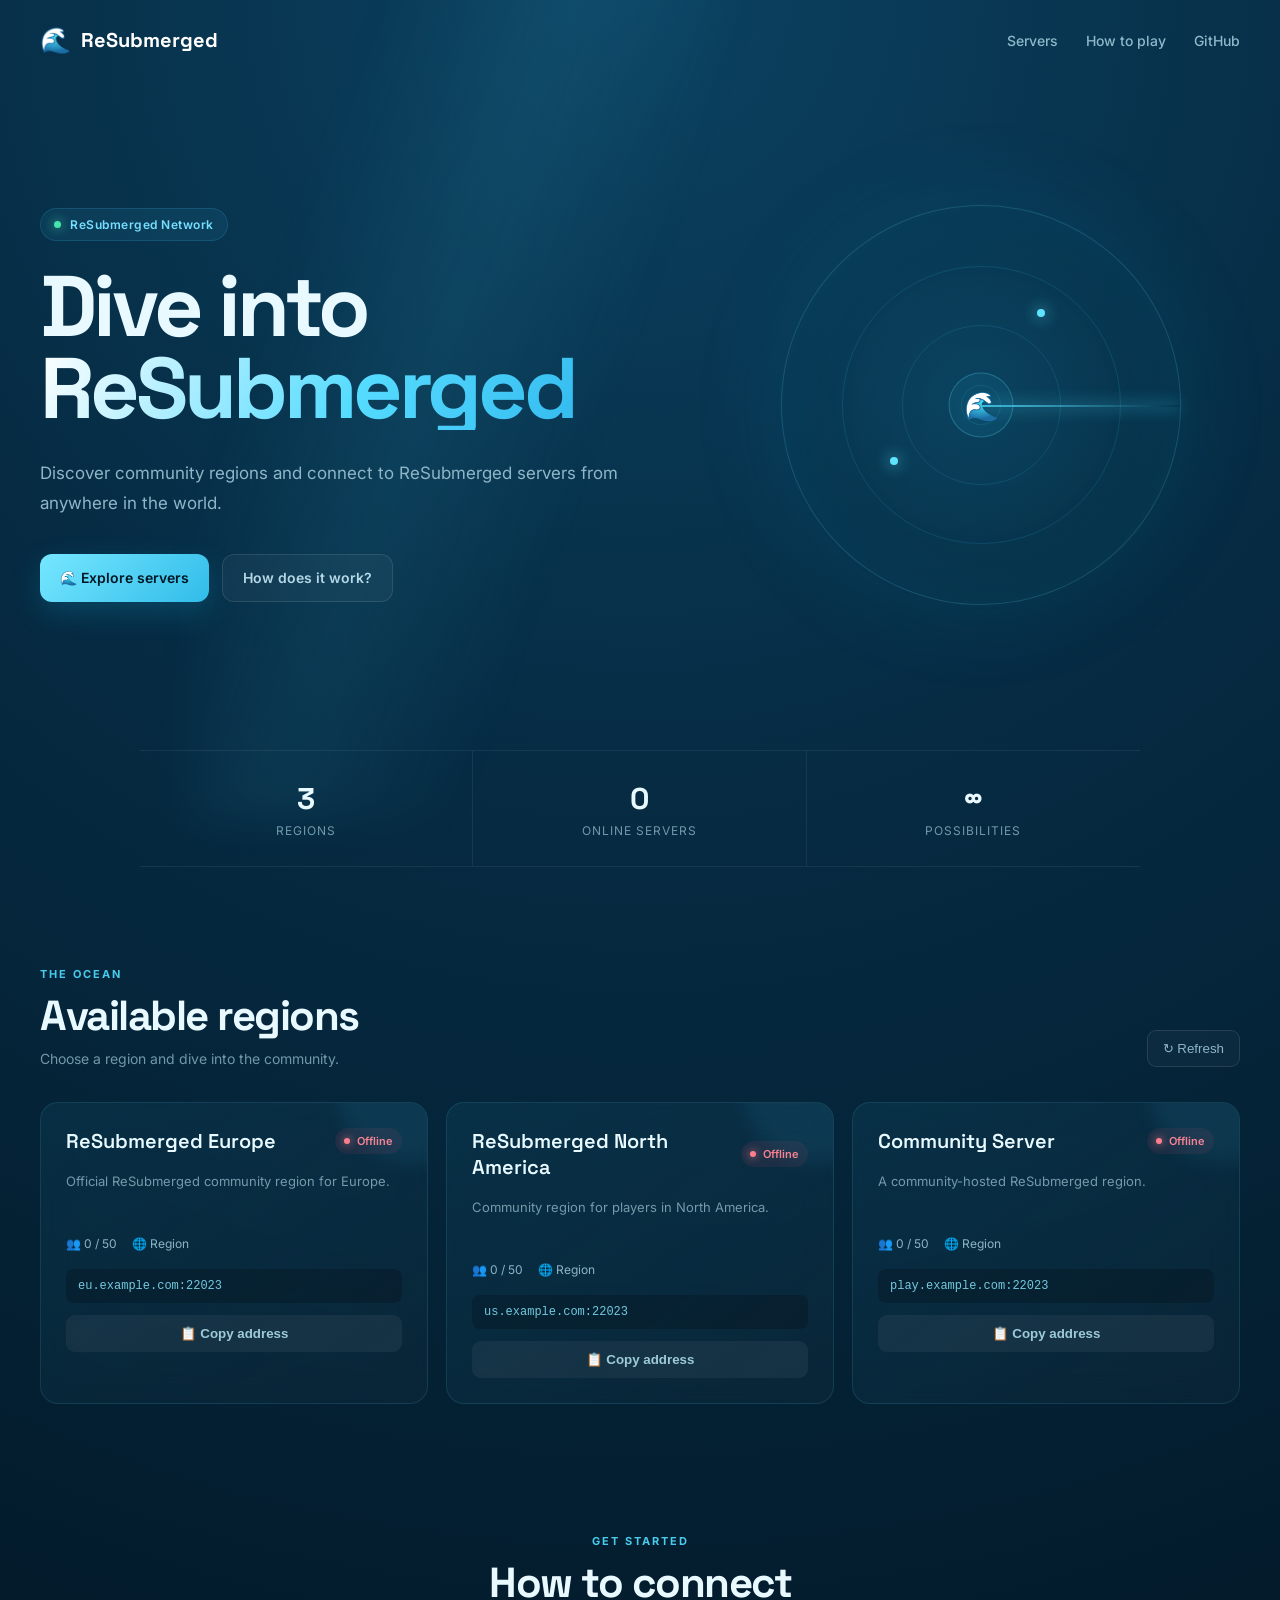
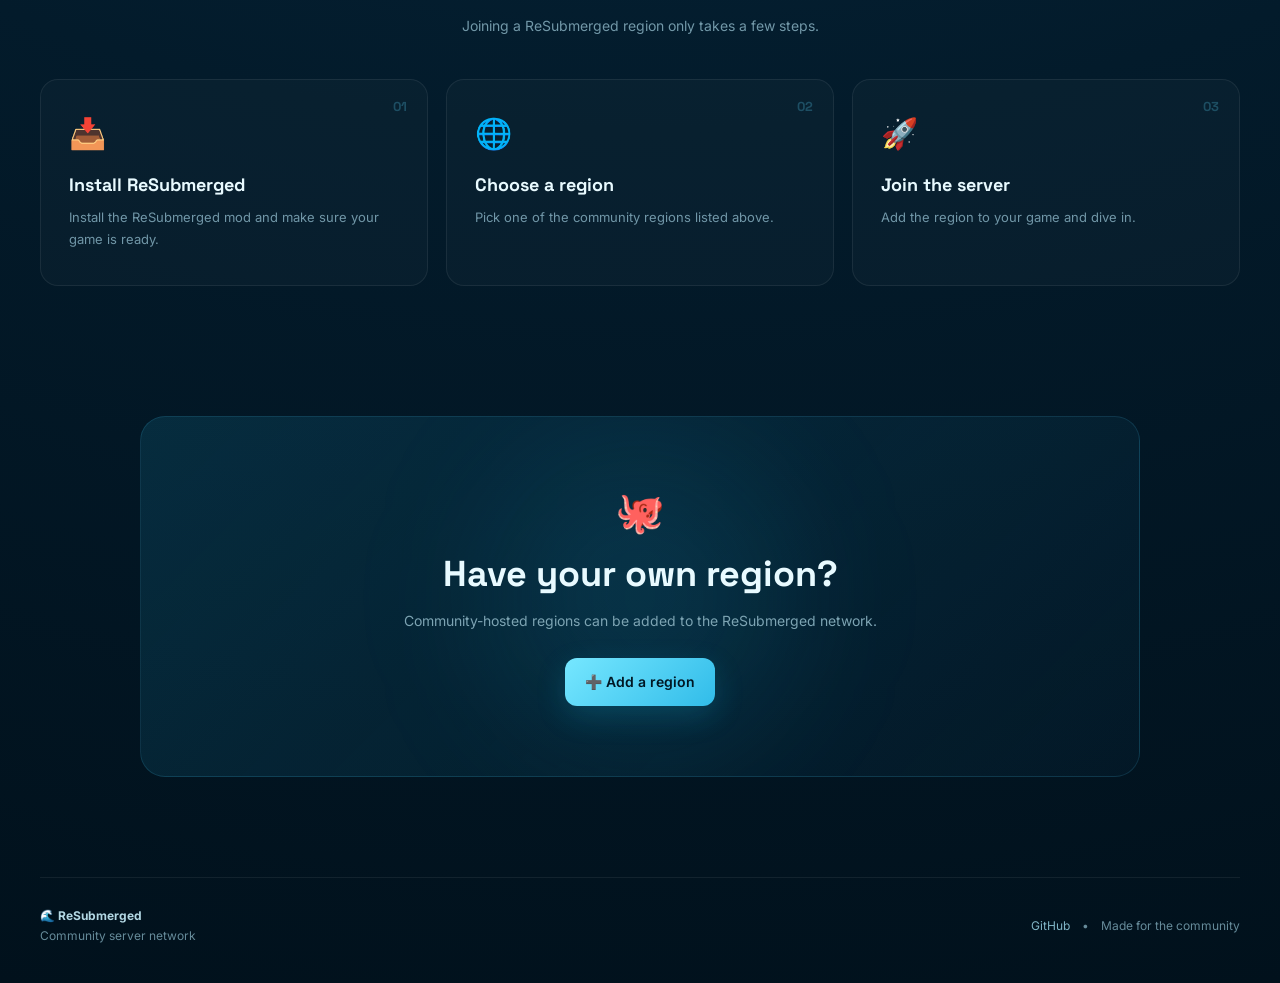
<file: index.html>
<!DOCTYPE html>
<html lang="en">
<head>
    <meta charset="UTF-8">
    <meta name="viewport" content="width=device-width, initial-scale=1.0">

    <meta name="theme-color" content="#031b2b">
    <meta name="description" content="ReSubmerged Servers - Discover and connect to ReSubmerged regions.">

    <title>ReSubmerged Servers</title>

    <link rel="stylesheet" href="style.css">
</head>

<body>

    <!-- Animated underwater background -->
    <div class="ocean">
        <div class="bubble bubble-1"></div>
        <div class="bubble bubble-2"></div>
        <div class="bubble bubble-3"></div>
        <div class="bubble bubble-4"></div>
        <div class="bubble bubble-5"></div>
        <div class="bubble bubble-6"></div>
        <div class="bubble bubble-7"></div>
        <div class="bubble bubble-8"></div>
    </div>

    <div class="light-rays"></div>

    <!-- Navigation -->
    <header class="navbar">
        <a class="brand" href="#">
            <span class="brand-icon">🌊</span>
            <span>ReSubmerged</span>
        </a>

        <nav>
            <a href="#servers">Servers</a>
            <a href="#how">How to play</a>
            <a href="https://github.com/Isax820/ReSubmerged-Servers"
               target="_blank"
               rel="noopener">
                GitHub
            </a>
        </nav>
    </header>

    <!-- Hero -->
    <main>

        <section class="hero">

            <div class="hero-content">

                <div class="eyebrow">
                    <span class="pulse"></span>
                    ReSubmerged Network
                </div>

                <h1>
                    Dive into
                    <span>ReSubmerged</span>
                </h1>

                <p>
                    Discover community regions and connect to
                    ReSubmerged servers from anywhere in the world.
                </p>

                <div class="hero-buttons">
                    <a href="#servers" class="button primary">
                        🌊 Explore servers
                    </a>

                    <a href="#how" class="button secondary">
                        How does it work?
                    </a>
                </div>

            </div>

            <div class="hero-art">

                <div class="sonar">
                    <div class="sonar-ring ring-1"></div>
                    <div class="sonar-ring ring-2"></div>
                    <div class="sonar-ring ring-3"></div>

                    <div class="sonar-sweep"></div>

                    <div class="sonar-dot dot-1"></div>
                    <div class="sonar-dot dot-2"></div>

                    <div class="sonar-center">
                        🌊
                    </div>
                </div>

            </div>

        </section>


        <!-- Stats -->
        <section class="stats">

            <div class="stat">
                <strong id="region-count">0</strong>
                <span>Regions</span>
            </div>

            <div class="stat">
                <strong id="online-count">0</strong>
                <span>Online servers</span>
            </div>

            <div class="stat">
                <strong>∞</strong>
                <span>Possibilities</span>
            </div>

        </section>


        <!-- Servers -->
        <section class="section" id="servers">

            <div class="section-heading">

                <div>
                    <div class="section-label">THE OCEAN</div>

                    <h2>Available regions</h2>

                    <p>
                        Choose a region and dive into the community.
                    </p>
                </div>

                <button class="refresh-button" id="refresh">
                    ↻ Refresh
                </button>

            </div>

            <div class="server-grid" id="server-grid">
                <!-- Generated by JavaScript -->
            </div>

        </section>


        <!-- How to play -->
        <section class="section how-section" id="how">

            <div class="section-heading centered">

                <div class="section-label">GET STARTED</div>

                <h2>How to connect</h2>

                <p>
                    Joining a ReSubmerged region only takes a few steps.
                </p>

            </div>


            <div class="steps">

                <article class="step">

                    <div class="step-number">01</div>

                    <div class="step-icon">📥</div>

                    <h3>Install ReSubmerged</h3>

                    <p>
                        Install the ReSubmerged mod and make sure
                        your game is ready.
                    </p>

                </article>


                <article class="step">

                    <div class="step-number">02</div>

                    <div class="step-icon">🌐</div>

                    <h3>Choose a region</h3>

                    <p>
                        Pick one of the community regions listed
                        above.
                    </p>

                </article>


                <article class="step">

                    <div class="step-number">03</div>

                    <div class="step-icon">🚀</div>

                    <h3>Join the server</h3>

                    <p>
                        Add the region to your game and dive in.
                    </p>

                </article>

            </div>

        </section>


        <!-- CTA -->
        <section class="cta">

            <div class="cta-glow"></div>

            <div class="cta-content">

                <span class="cta-icon">🐙</span>

                <h2>Have your own region?</h2>

                <p>
                    Community-hosted regions can be added to the
                    ReSubmerged network.
                </p>

                <a
                    href="https://github.com/Isax820/ReSubmerged-Servers/issues/new"
                    target="_blank"
                    rel="noopener"
                    class="button primary"
                >
                    ➕ Add a region
                </a>

            </div>

        </section>

    </main>


    <!-- Footer -->
    <footer>

        <div>
            <strong>🌊 ReSubmerged</strong>
            <span>Community server network</span>
        </div>

        <div class="footer-links">
            <a
                href="https://github.com/Isax820/ReSubmerged-Servers"
                target="_blank"
                rel="noopener"
            >
                GitHub
            </a>

            <span>•</span>

            <span>Made for the community</span>
        </div>

    </footer>


    <script src="script.js"></script>

</body>
</html>
</file>
<file: style.css>
@import url('https://fonts.googleapis.com/css2?family=Inter:wght@400;500;600;700;800&family=Space+Grotesk:wght@400;500;600;700&display=swap');


/* ========================================
   RESET
======================================== */

* {
    margin: 0;
    padding: 0;
    box-sizing: border-box;
}

html {
    scroll-behavior: smooth;
}

body {
    min-height: 100vh;

    font-family: "Inter", sans-serif;

    color: #e8faff;

    background:
        radial-gradient(
            circle at 50% 0%,
            #0b4261 0%,
            #062b43 30%,
            #031b2b 65%,
            #01111c 100%
        );

    overflow-x: hidden;
}


/* ========================================
   UNDERWATER BACKGROUND
======================================== */

.ocean {
    position: fixed;
    inset: 0;

    pointer-events: none;

    overflow: hidden;

    z-index: -3;
}

.light-rays {
    position: fixed;

    top: -20%;
    left: 50%;

    width: 900px;
    height: 1000px;

    transform: translateX(-50%);

    background:
        linear-gradient(
            110deg,
            transparent 20%,
            rgba(76, 220, 255, 0.08) 35%,
            transparent 50%
        );

    filter: blur(20px);

    animation: rays 8s ease-in-out infinite alternate;

    pointer-events: none;

    z-index: -2;
}

@keyframes rays {
    from {
        transform: translateX(-55%) rotate(-3deg);
        opacity: .5;
    }

    to {
        transform: translateX(-45%) rotate(3deg);
        opacity: 1;
    }
}


/* ========================================
   BUBBLES
======================================== */

.bubble {
    position: absolute;

    bottom: -100px;

    border-radius: 50%;

    border: 1px solid rgba(150, 235, 255, .25);

    background:
        radial-gradient(
            circle at 30% 30%,
            rgba(255,255,255,.25),
            rgba(255,255,255,.02)
        );

    box-shadow:
        inset 0 0 10px rgba(255,255,255,.08),
        0 0 15px rgba(0,190,255,.08);

    animation: bubble-rise linear infinite;
}

.bubble-1 {
    left: 8%;
    width: 12px;
    height: 12px;
    animation-duration: 14s;
}

.bubble-2 {
    left: 18%;
    width: 7px;
    height: 7px;
    animation-duration: 10s;
    animation-delay: 2s;
}

.bubble-3 {
    left: 35%;
    width: 18px;
    height: 18px;
    animation-duration: 17s;
    animation-delay: 5s;
}

.bubble-4 {
    left: 51%;
    width: 8px;
    height: 8px;
    animation-duration: 12s;
    animation-delay: 1s;
}

.bubble-5 {
    left: 66%;
    width: 15px;
    height: 15px;
    animation-duration: 15s;
    animation-delay: 4s;
}

.bubble-6 {
    left: 75%;
    width: 6px;
    height: 6px;
    animation-duration: 9s;
    animation-delay: 3s;
}

.bubble-7 {
    left: 87%;
    width: 20px;
    height: 20px;
    animation-duration: 19s;
    animation-delay: 6s;
}

.bubble-8 {
    left: 95%;
    width: 9px;
    height: 9px;
    animation-duration: 11s;
}

@keyframes bubble-rise {

    0% {
        transform:
            translateY(0)
            translateX(0);
        opacity: 0;
    }

    10% {
        opacity: .8;
    }

    50% {
        transform:
            translateY(-50vh)
            translateX(25px);
    }

    100% {
        transform:
            translateY(-115vh)
            translateX(-30px);
        opacity: 0;
    }
}


/* ========================================
   NAVBAR
======================================== */

.navbar {

    width: min(1200px, calc(100% - 40px));

    margin: auto;

    height: 80px;

    display: flex;
    align-items: center;
    justify-content: space-between;
}

.brand {

    display: flex;
    align-items: center;
    gap: 10px;

    color: white;

    font-family: "Space Grotesk", sans-serif;
    font-size: 20px;
    font-weight: 700;

    text-decoration: none;
}

.brand-icon {
    font-size: 25px;
}

.navbar nav {

    display: flex;
    gap: 28px;
}

.navbar nav a {

    color: #8fb9ca;

    text-decoration: none;

    font-size: 14px;
    font-weight: 500;

    transition: .2s;
}

.navbar nav a:hover {
    color: white;
}


/* ========================================
   HERO
======================================== */

.hero {

    width: min(1200px, calc(100% - 40px));

    min-height: 650px;

    margin: auto;

    display: grid;

    grid-template-columns: 1.1fr .9fr;

    align-items: center;

    gap: 50px;
}

.eyebrow {

    display: inline-flex;

    align-items: center;

    gap: 9px;

    padding: 8px 13px;

    border-radius: 30px;

    background: rgba(70, 205, 255, .08);

    border: 1px solid rgba(70, 205, 255, .15);

    color: #76dfff;

    font-size: 12px;

    font-weight: 600;

    letter-spacing: .5px;
}

.pulse {

    width: 7px;
    height: 7px;

    border-radius: 50%;

    background: #45e6ad;

    box-shadow: 0 0 12px #45e6ad;

    animation: pulse 2s infinite;
}

@keyframes pulse {

    0%, 100% {
        opacity: 1;
        transform: scale(1);
    }

    50% {
        opacity: .4;
        transform: scale(.7);
    }
}

.hero h1 {

    margin-top: 25px;

    max-width: 650px;

    font-family: "Space Grotesk", sans-serif;

    font-size: clamp(50px, 7vw, 86px);

    line-height: .95;

    letter-spacing: -4px;
}

.hero h1 span {

    display: block;

    background:
        linear-gradient(
            120deg,
            #ffffff,
            #56dcff,
            #27aee9
        );

    -webkit-background-clip: text;
    background-clip: text;

    color: transparent;
}

.hero p {

    max-width: 580px;

    margin-top: 28px;

    color: #8eb6c8;

    font-size: 17px;

    line-height: 1.8;
}

.hero-buttons {

    display: flex;

    gap: 13px;

    margin-top: 35px;
}


/* ========================================
   BUTTONS
======================================== */

.button {

    display: inline-flex;

    align-items: center;
    justify-content: center;

    min-height: 48px;

    padding: 0 20px;

    border-radius: 12px;

    font-size: 14px;

    font-weight: 600;

    text-decoration: none;

    transition:
        transform .2s,
        box-shadow .2s,
        background .2s;
}

.button:hover {

    transform: translateY(-2px);
}

.button.primary {

    color: #001724;

    background:
        linear-gradient(
            135deg,
            #76e7ff,
            #31bce9
        );

    box-shadow:
        0 10px 30px rgba(22, 180, 230, .2);
}

.button.primary:hover {

    box-shadow:
        0 15px 40px rgba(22, 180, 230, .35);
}

.button.secondary {

    color: #b5d8e6;

    background: rgba(255,255,255,.04);

    border: 1px solid rgba(255,255,255,.1);
}


/* ========================================
   SONAR
======================================== */

.hero-art {

    display: flex;

    justify-content: center;
}

.sonar {

    position: relative;

    width: min(400px, 80vw);
    aspect-ratio: 1;

    border-radius: 50%;

    background:
        radial-gradient(
            circle,
            rgba(32, 170, 210, .14),
            rgba(2, 35, 53, .3)
        );

    border:
        1px solid rgba(90,220,255,.2);

    box-shadow:
        0 0 100px rgba(20,180,230,.1),
        inset 0 0 80px rgba(20,180,230,.08);
}

.sonar-ring {

    position: absolute;

    inset: 15%;

    border:
        1px solid rgba(70,220,255,.12);

    border-radius: 50%;
}

.ring-2 {
    inset: 30%;
}

.ring-3 {
    inset: 45%;
}

.sonar-sweep {

    position: absolute;

    top: 50%;
    left: 50%;

    width: 50%;
    height: 2px;

    transform-origin: left center;

    background:
        linear-gradient(
            90deg,
            rgba(83,225,255,.8),
            transparent
        );

    box-shadow: 0 0 15px #54ddff;

    animation: sweep 4s linear infinite;
}

@keyframes sweep {

    from {
        transform: rotate(0deg);
    }

    to {
        transform: rotate(360deg);
    }
}

.sonar-center {

    position: absolute;

    top: 50%;
    left: 50%;

    transform: translate(-50%, -50%);

    width: 65px;
    height: 65px;

    display: flex;
    align-items: center;
    justify-content: center;

    border-radius: 50%;

    background: rgba(30,150,190,.12);

    border: 1px solid rgba(100,230,255,.25);

    font-size: 28px;
}

.sonar-dot {

    position: absolute;

    width: 8px;
    height: 8px;

    border-radius: 50%;

    background: #5fe4ff;

    box-shadow: 0 0 15px #5fe4ff;
}

.dot-1 {
    top: 26%;
    left: 64%;
}

.dot-2 {
    top: 63%;
    left: 27%;
}


/* ========================================
   STATS
======================================== */

.stats {

    width: min(1000px, calc(100% - 40px));

    margin: 20px auto 100px;

    display: grid;

    grid-template-columns: repeat(3, 1fr);

    border-top: 1px solid rgba(255,255,255,.07);
    border-bottom: 1px solid rgba(255,255,255,.07);
}

.stat {

    padding: 28px;

    text-align: center;

    border-right: 1px solid rgba(255,255,255,.07);
}

.stat:last-child {
    border-right: none;
}

.stat strong {

    display: block;

    font-family: "Space Grotesk", sans-serif;

    font-size: 30px;
}

.stat span {

    display: block;

    margin-top: 5px;

    color: #7099aa;

    font-size: 12px;

    text-transform: uppercase;

    letter-spacing: 1px;
}


/* ========================================
   SECTIONS
======================================== */

.section {

    width: min(1200px, calc(100% - 40px));

    margin: 0 auto 130px;
}

.section-heading {

    display: flex;

    justify-content: space-between;
    align-items: end;

    margin-bottom: 35px;
}

.section-label {

    color: #49cbed;

    font-size: 11px;

    font-weight: 700;

    letter-spacing: 2px;
}

.section h2 {

    margin-top: 8px;

    font-family: "Space Grotesk", sans-serif;

    font-size: 42px;

    letter-spacing: -1.5px;
}

.section-heading p {

    margin-top: 8px;

    color: #7298a8;

    font-size: 14px;
}

.centered {

    text-align: center;

    display: block;
}


/* ========================================
   SERVER CARDS
======================================== */

.server-grid {

    display: grid;

    grid-template-columns:
        repeat(auto-fit, minmax(280px, 1fr));

    gap: 18px;
}

.server-card {

    position: relative;

    padding: 25px;

    overflow: hidden;

    border-radius: 18px;

    background:
        linear-gradient(
            145deg,
            rgba(22,100,130,.18),
            rgba(255,255,255,.025)
        );

    border:
        1px solid rgba(110,220,255,.12);

    backdrop-filter: blur(15px);

    transition:
        transform .25s,
        border-color .25s,
        box-shadow .25s;
}

.server-card:hover {

    transform: translateY(-5px);

    border-color:
        rgba(100,220,255,.3);

    box-shadow:
        0 20px 50px rgba(0,0,0,.25);
}

.server-card::after {

    content: "";

    position: absolute;

    width: 150px;
    height: 150px;

    top: -90px;
    right: -60px;

    border-radius: 50%;

    background: rgba(65,205,255,.08);

    filter: blur(10px);
}

.server-top {

    display: flex;

    justify-content: space-between;

    align-items: center;
}

.server-name {

    font-family: "Space Grotesk", sans-serif;

    font-size: 20px;

    font-weight: 600;
}

.status {

    display: inline-flex;

    align-items: center;

    gap: 7px;

    padding: 6px 9px;

    border-radius: 20px;

    background: rgba(40,210,150,.08);

    color: #5de3af;

    font-size: 11px;

    font-weight: 600;
}

.status-dot {

    width: 6px;
    height: 6px;

    border-radius: 50%;

    background: currentColor;

    box-shadow: 0 0 8px currentColor;
}

.status.offline {

    color: #ff7f8d;

    background: rgba(255,80,100,.08);
}

.server-description {

    min-height: 45px;

    margin-top: 17px;

    color: #759aaa;

    font-size: 13px;

    line-height: 1.6;
}

.server-info {

    display: flex;

    gap: 15px;

    margin-top: 20px;

    color: #8db5c4;

    font-size: 12px;
}

.server-address {

    margin-top: 18px;

    padding: 10px 12px;

    border-radius: 8px;

    background: rgba(0,0,0,.2);

    color: #74c9df;

    font-family: monospace;

    font-size: 12px;

    overflow: hidden;

    text-overflow: ellipsis;
}

.copy-button {

    width: 100%;

    margin-top: 12px;

    padding: 11px;

    border: 0;

    border-radius: 9px;

    color: #9ecbd9;

    background: rgba(255,255,255,.05);

    cursor: pointer;

    font-weight: 600;

    transition: .2s;
}

.copy-button:hover {

    color: white;

    background: rgba(80,210,245,.1);
}


/* ========================================
   REFRESH
======================================== */

.refresh-button {

    padding: 10px 15px;

    border-radius: 9px;

    border:
        1px solid rgba(255,255,255,.1);

    background: rgba(255,255,255,.03);

    color: #8eb6c6;

    cursor: pointer;

    transition: .2s;
}

.refresh-button:hover {

    color: white;

    border-color: rgba(80,210,245,.3);
}


/* ========================================
   STEPS
======================================== */

.steps {

    display: grid;

    grid-template-columns:
        repeat(3, 1fr);

    gap: 18px;

    margin-top: 45px;
}

.step {

    position: relative;

    padding: 35px 28px;

    border-radius: 18px;

    background: rgba(255,255,255,.025);

    border: 1px solid rgba(255,255,255,.07);
}

.step-number {

    position: absolute;

    top: 18px;
    right: 20px;

    color: rgba(90,220,255,.25);

    font-family: "Space Grotesk", sans-serif;

    font-size: 13px;

    font-weight: 700;
}

.step-icon {

    font-size: 30px;

    margin-bottom: 22px;
}

.step h3 {

    font-family: "Space Grotesk", sans-serif;

    font-size: 18px;
}

.step p {

    margin-top: 10px;

    color: #7197a8;

    font-size: 13px;

    line-height: 1.7;
}


/* ========================================
   CTA
======================================== */

.cta {

    width: min(1000px, calc(100% - 40px));

    margin: 0 auto 100px;

    position: relative;

    overflow: hidden;

    border-radius: 25px;

    background:
        linear-gradient(
            135deg,
            rgba(24,130,165,.2),
            rgba(30,80,120,.08)
        );

    border:
        1px solid rgba(80,210,250,.14);
}

.cta-content {

    position: relative;

    z-index: 2;

    padding: 70px 30px;

    text-align: center;
}

.cta-icon {

    font-size: 40px;
}

.cta h2 {

    margin-top: 15px;

    font-family: "Space Grotesk", sans-serif;

    font-size: 36px;
}

.cta p {

    margin: 12px auto 25px;

    max-width: 500px;

    color: #7da4b3;

    font-size: 14px;

    line-height: 1.7;
}

.cta-glow {

    position: absolute;

    width: 300px;
    height: 300px;

    left: 50%;
    top: 50%;

    transform: translate(-50%, -50%);

    border-radius: 50%;

    background: rgba(30,190,240,.1);

    filter: blur(70px);
}


/* ========================================
   FOOTER
======================================== */

footer {

    width: min(1200px, calc(100% - 40px));

    margin: auto;

    padding: 30px 0 40px;

    display: flex;

    align-items: center;
    justify-content: space-between;

    border-top: 1px solid rgba(255,255,255,.07);

    color: #668b9a;

    font-size: 12px;
}

footer strong {

    display: block;

    color: #b3d8e4;

    margin-bottom: 5px;
}

footer span {

    color: #668b9a;
}

.footer-links {

    display: flex;

    gap: 12px;

    align-items: center;
}

.footer-links a {

    color: #80b5c6;

    text-decoration: none;
}


/* ========================================
   MOBILE
======================================== */

@media (max-width: 800px) {

    .navbar {
        height: 70px;
    }

    .navbar nav {
        display: none;
    }

    .hero {

        min-height: auto;

        padding: 90px 0 80px;

        grid-template-columns: 1fr;

        text-align: center;
    }

    .hero-content {
        display: flex;
        flex-direction: column;
        align-items: center;
    }

    .hero h1 {
        font-size: clamp(48px, 14vw, 70px);
        letter-spacing: -3px;
    }

    .hero p {
        font-size: 15px;
    }

    .hero-art {
        order: -1;
    }

    .sonar {
        width: 260px;
    }

    .stats {
        grid-template-columns: 1fr;
    }

    .stat {
        border-right: none;
        border-bottom: 1px solid rgba(255,255,255,.07);
    }

    .stat:last-child {
        border-bottom: none;
    }

    .section-heading {
        display: block;
    }

    .refresh-button {
        margin-top: 20px;
    }

    .section h2 {
        font-size: 34px;
    }

    .steps {
        grid-template-columns: 1fr;
    }

    footer {
        flex-direction: column;
        gap: 20px;
        text-align: center;
    }

    .footer-links {
        flex-wrap: wrap;
        justify-content: center;
    }
}
</file>
